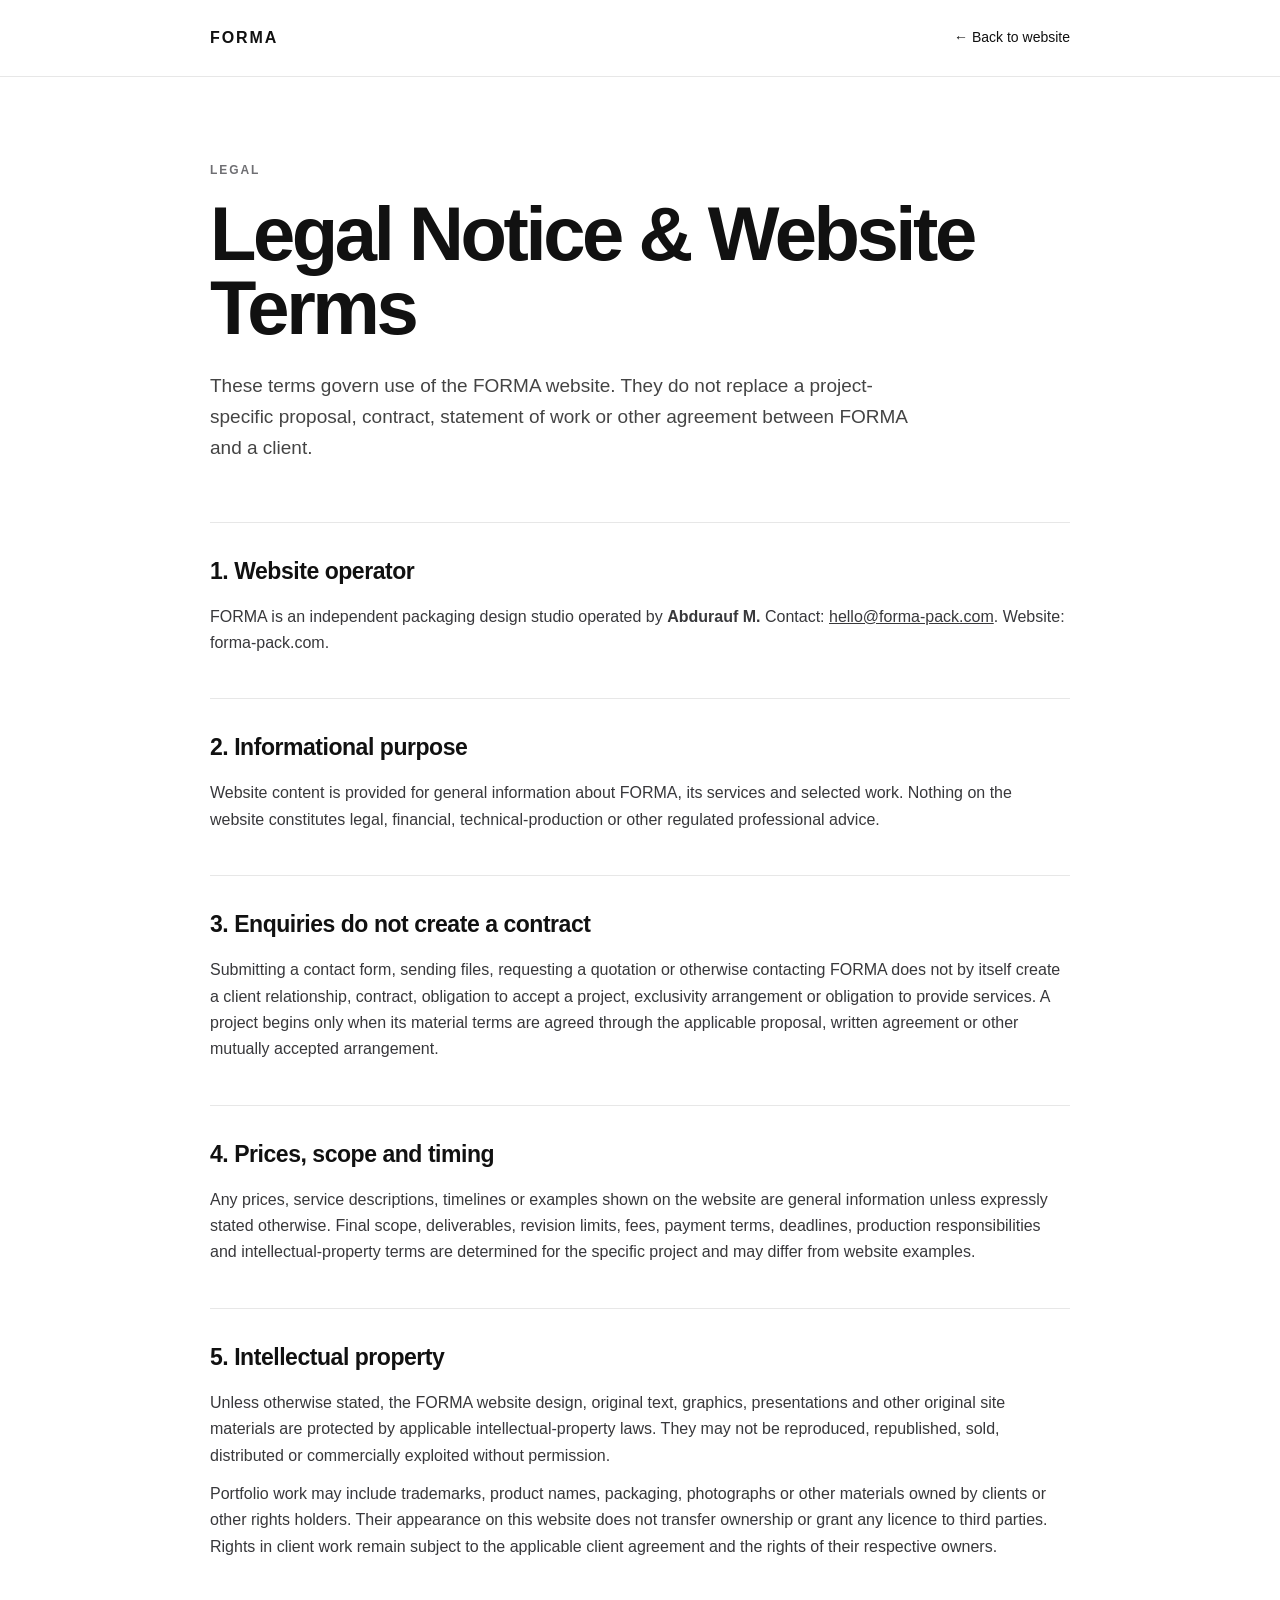
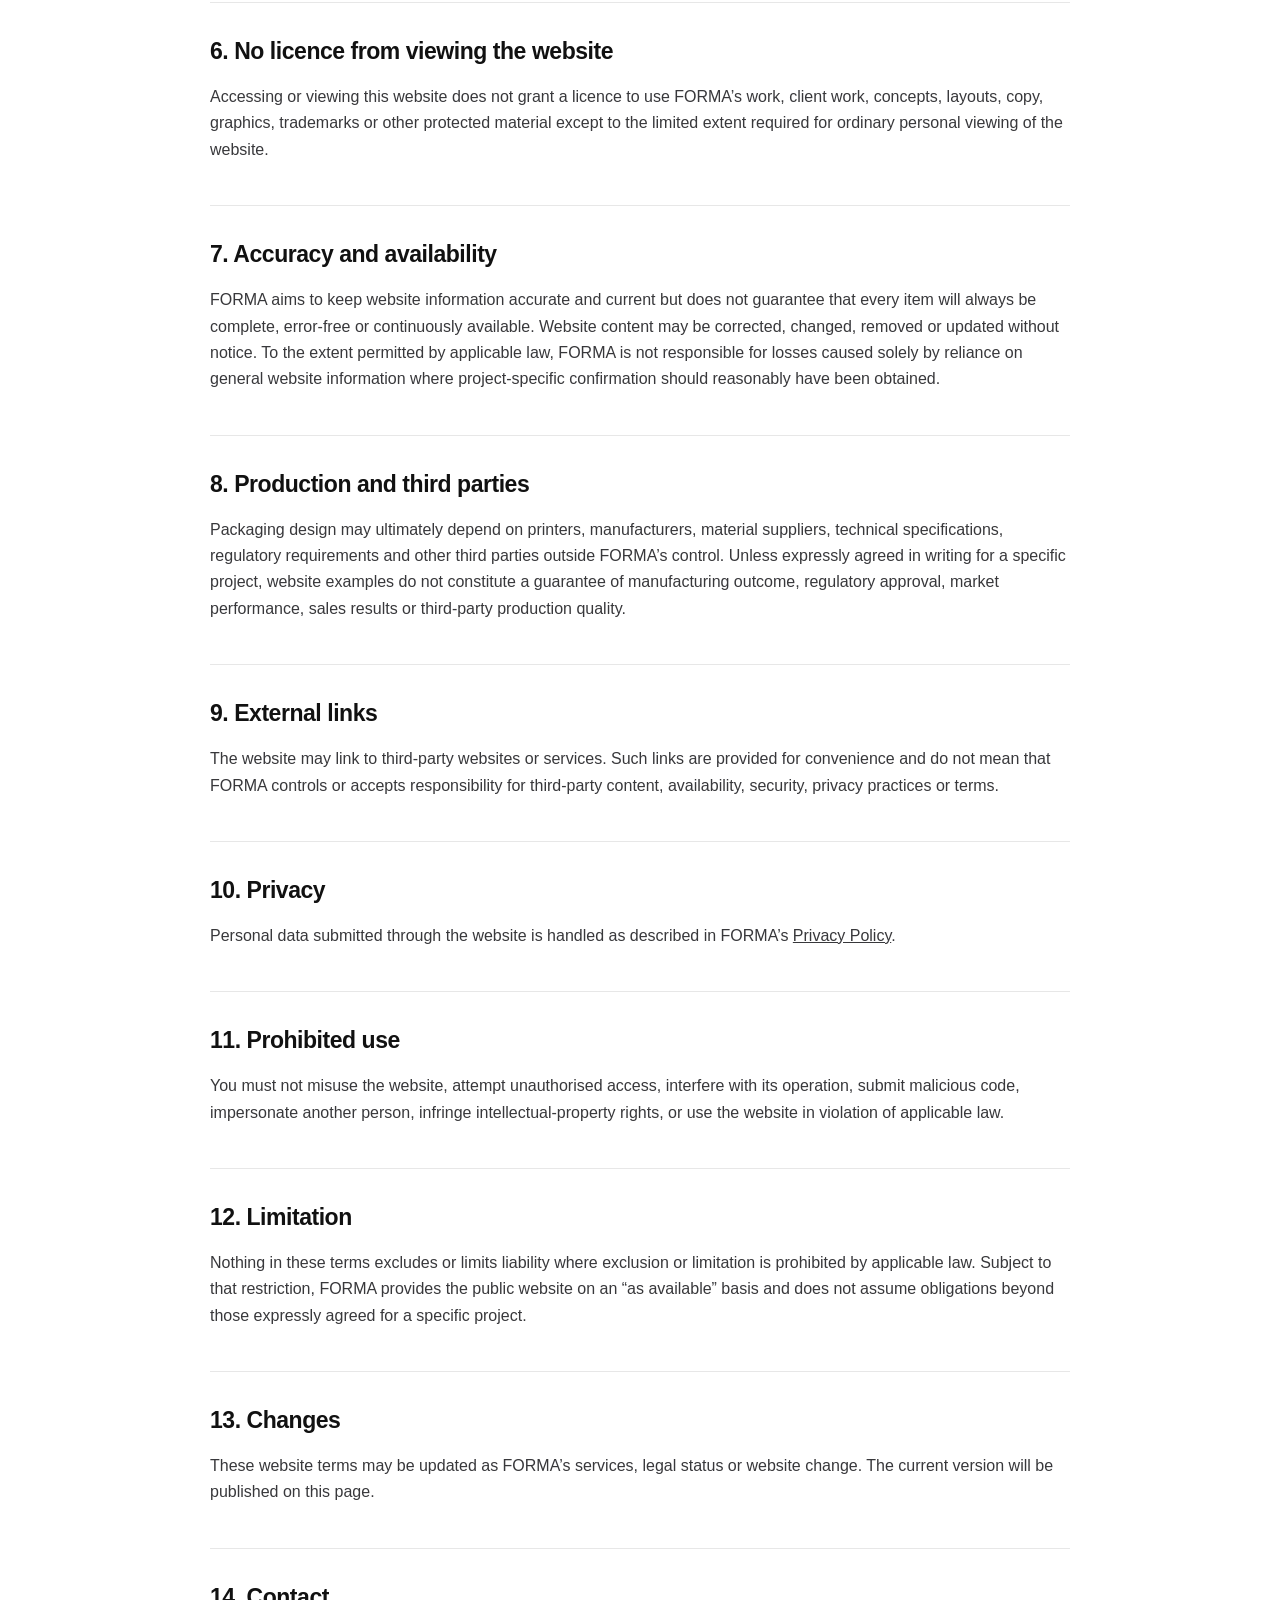
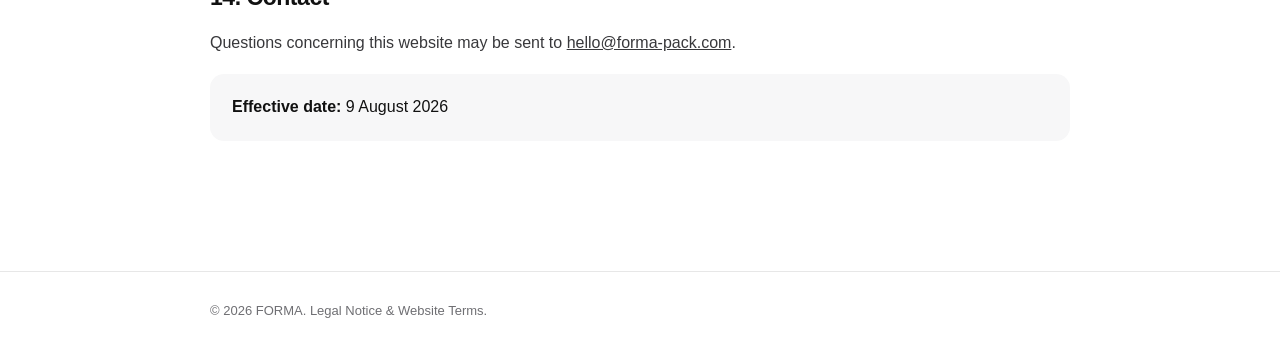
<file: legal.html>
<!doctype html>
<html lang="en"><head><meta charset="utf-8"><meta name="viewport" content="width=device-width,initial-scale=1">
<title>Legal Notice & Website Terms — FORMA</title><meta name="description" content="Legal notice and website terms for FORMA packaging design studio.">
<style>
:root{--ink:#111;--muted:#6f6f73;--line:#e7e7e7;--soft:#f7f7f8}*{box-sizing:border-box}body{margin:0;color:var(--ink);font-family:-apple-system,BlinkMacSystemFont,"Segoe UI",Roboto,Arial,sans-serif;line-height:1.65}
.wrap{width:min(860px,calc(100% - 40px));margin:auto}header{border-bottom:1px solid var(--line)}.nav{height:76px;display:flex;align-items:center;justify-content:space-between}.brand{font-weight:800;letter-spacing:.12em;text-decoration:none;color:var(--ink)}.back{font-size:14px;color:var(--ink);text-decoration:none}
main{padding:84px 0 100px}.eyebrow{font-size:12px;letter-spacing:.16em;text-transform:uppercase;color:var(--muted);font-weight:700}h1{font-size:clamp(44px,7vw,76px);line-height:.98;letter-spacing:-.045em;margin:16px 0 24px}.intro{font-size:19px;color:#444;max-width:720px;margin-bottom:58px}
section{padding:30px 0;border-top:1px solid var(--line)}h2{font-size:23px;letter-spacing:-.02em;margin:0 0 13px}p{margin:0 0 12px;color:#38383b}a{color:inherit}.note{background:var(--soft);padding:20px 22px;border-radius:14px;margin-top:18px}footer{border-top:1px solid var(--line);padding:28px 0 42px;color:var(--muted);font-size:13px}
@media(max-width:600px){main{padding:56px 0 76px}.nav{height:64px}.intro{font-size:17px;margin-bottom:42px}}</style></head>
<body><header><div class="wrap nav"><a class="brand" href="/">FORMA</a><a class="back" href="/">← Back to website</a></div></header>
<main class="wrap"><div class="eyebrow">Legal</div><h1>Legal Notice & Website Terms</h1>
<p class="intro">These terms govern use of the FORMA website. They do not replace a project-specific proposal, contract, statement of work or other agreement between FORMA and a client.</p>

<section><h2>1. Website operator</h2><p>FORMA is an independent packaging design studio operated by <strong>Abdurauf M.</strong> Contact: <a href="mailto:hello@forma-pack.com">hello@forma-pack.com</a>. Website: forma-pack.com.</p></section>
<section><h2>2. Informational purpose</h2><p>Website content is provided for general information about FORMA, its services and selected work. Nothing on the website constitutes legal, financial, technical-production or other regulated professional advice.</p></section>
<section><h2>3. Enquiries do not create a contract</h2><p>Submitting a contact form, sending files, requesting a quotation or otherwise contacting FORMA does not by itself create a client relationship, contract, obligation to accept a project, exclusivity arrangement or obligation to provide services. A project begins only when its material terms are agreed through the applicable proposal, written agreement or other mutually accepted arrangement.</p></section>
<section><h2>4. Prices, scope and timing</h2><p>Any prices, service descriptions, timelines or examples shown on the website are general information unless expressly stated otherwise. Final scope, deliverables, revision limits, fees, payment terms, deadlines, production responsibilities and intellectual-property terms are determined for the specific project and may differ from website examples.</p></section>
<section><h2>5. Intellectual property</h2><p>Unless otherwise stated, the FORMA website design, original text, graphics, presentations and other original site materials are protected by applicable intellectual-property laws. They may not be reproduced, republished, sold, distributed or commercially exploited without permission.</p><p>Portfolio work may include trademarks, product names, packaging, photographs or other materials owned by clients or other rights holders. Their appearance on this website does not transfer ownership or grant any licence to third parties. Rights in client work remain subject to the applicable client agreement and the rights of their respective owners.</p></section>
<section><h2>6. No licence from viewing the website</h2><p>Accessing or viewing this website does not grant a licence to use FORMA’s work, client work, concepts, layouts, copy, graphics, trademarks or other protected material except to the limited extent required for ordinary personal viewing of the website.</p></section>
<section><h2>7. Accuracy and availability</h2><p>FORMA aims to keep website information accurate and current but does not guarantee that every item will always be complete, error-free or continuously available. Website content may be corrected, changed, removed or updated without notice. To the extent permitted by applicable law, FORMA is not responsible for losses caused solely by reliance on general website information where project-specific confirmation should reasonably have been obtained.</p></section>
<section><h2>8. Production and third parties</h2><p>Packaging design may ultimately depend on printers, manufacturers, material suppliers, technical specifications, regulatory requirements and other third parties outside FORMA’s control. Unless expressly agreed in writing for a specific project, website examples do not constitute a guarantee of manufacturing outcome, regulatory approval, market performance, sales results or third-party production quality.</p></section>
<section><h2>9. External links</h2><p>The website may link to third-party websites or services. Such links are provided for convenience and do not mean that FORMA controls or accepts responsibility for third-party content, availability, security, privacy practices or terms.</p></section>
<section><h2>10. Privacy</h2><p>Personal data submitted through the website is handled as described in FORMA’s <a href="/privacy.html">Privacy Policy</a>.</p></section>
<section><h2>11. Prohibited use</h2><p>You must not misuse the website, attempt unauthorised access, interfere with its operation, submit malicious code, impersonate another person, infringe intellectual-property rights, or use the website in violation of applicable law.</p></section>
<section><h2>12. Limitation</h2><p>Nothing in these terms excludes or limits liability where exclusion or limitation is prohibited by applicable law. Subject to that restriction, FORMA provides the public website on an “as available” basis and does not assume obligations beyond those expressly agreed for a specific project.</p></section>
<section><h2>13. Changes</h2><p>These website terms may be updated as FORMA’s services, legal status or website change. The current version will be published on this page.</p></section>
<section><h2>14. Contact</h2><p>Questions concerning this website may be sent to <a href="mailto:hello@forma-pack.com">hello@forma-pack.com</a>.</p><div class="note"><strong>Effective date:</strong> 9 August 2026</div></section>
</main><footer><div class="wrap">© 2026 FORMA. Legal Notice & Website Terms.</div></footer></body></html>
</file>
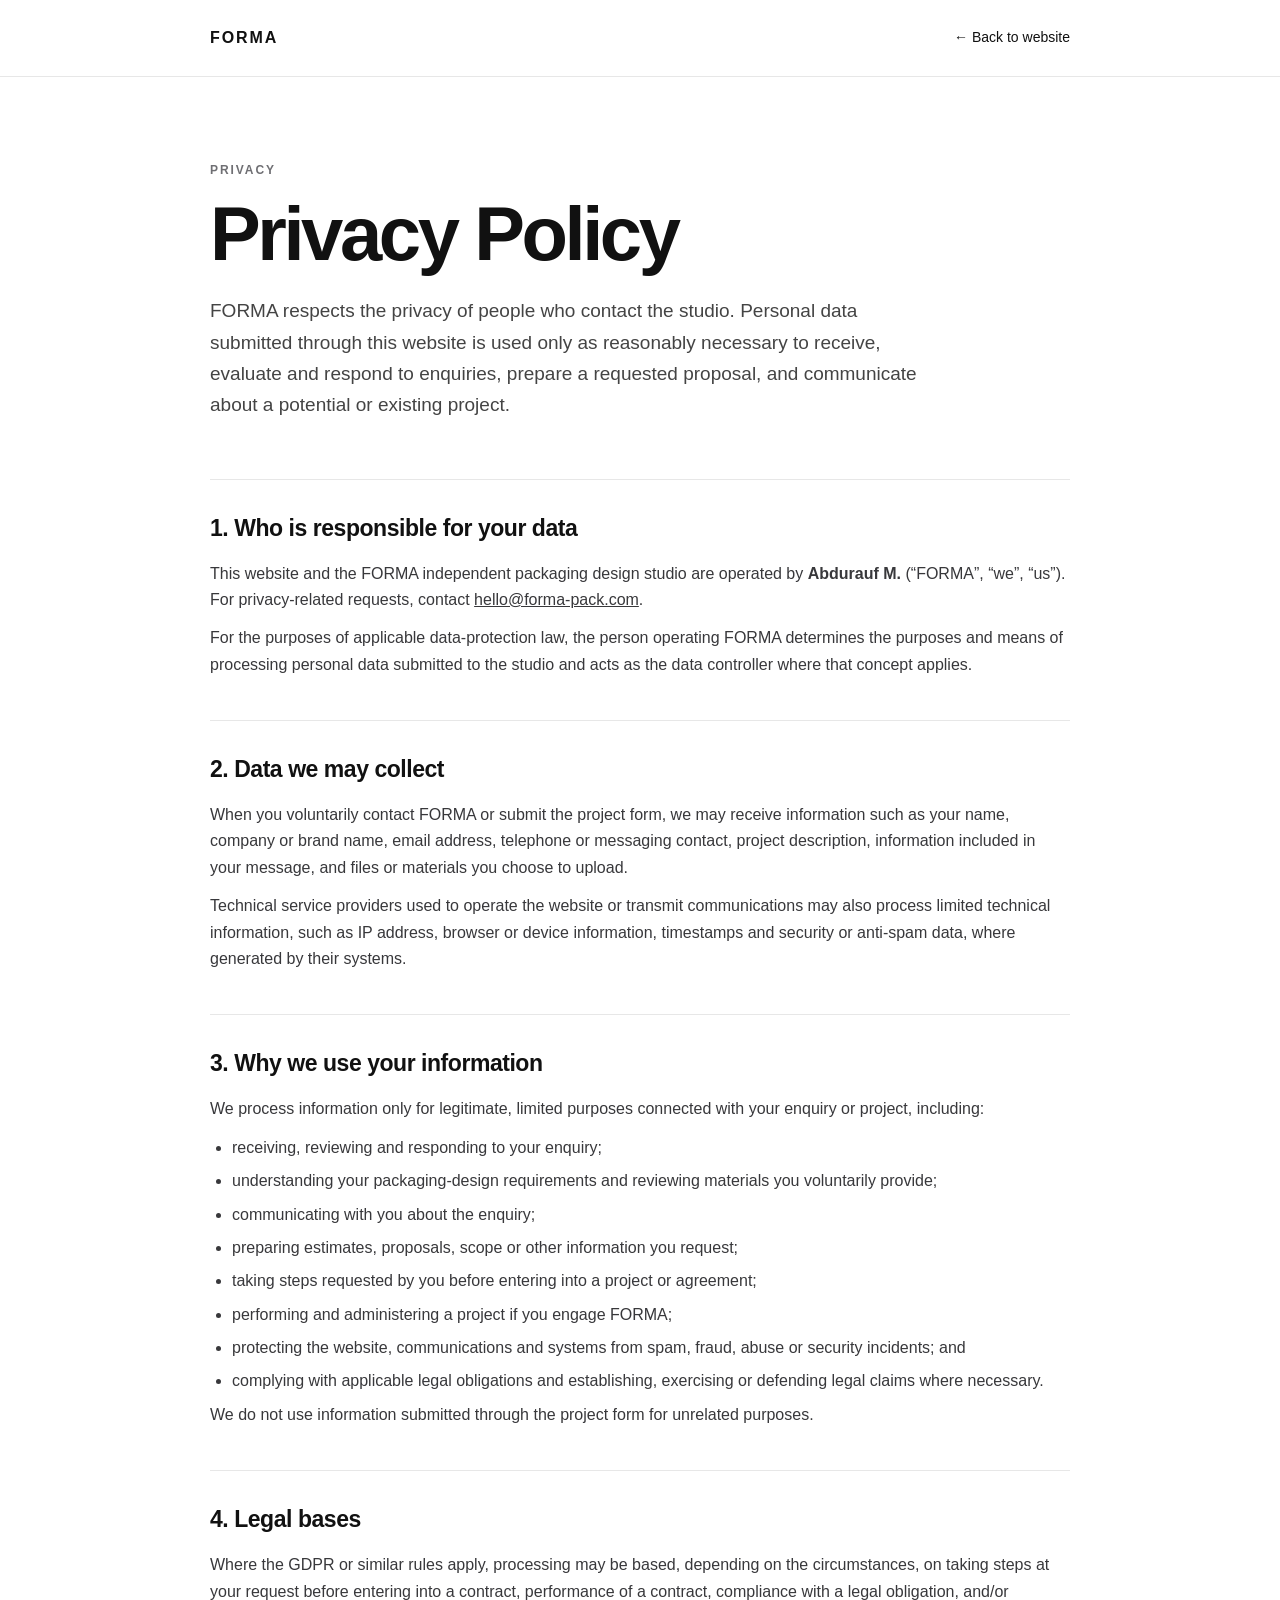
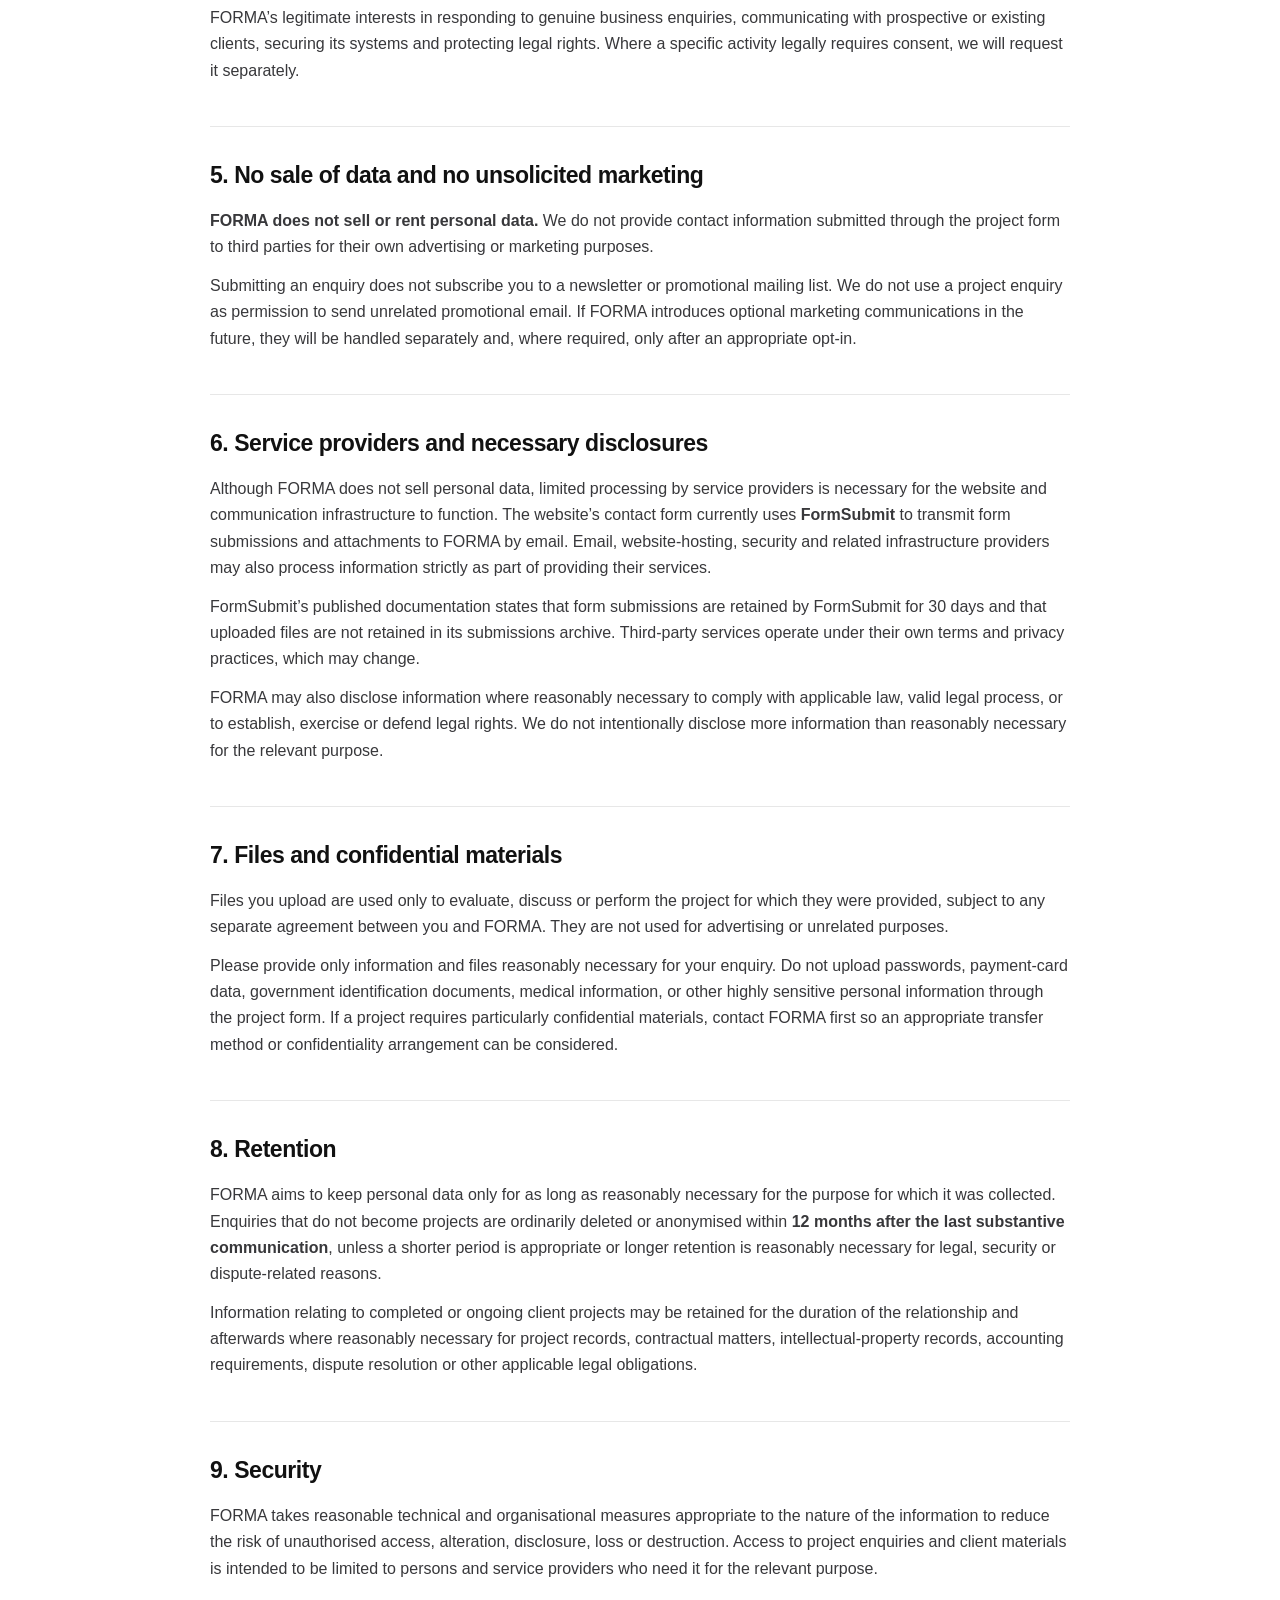
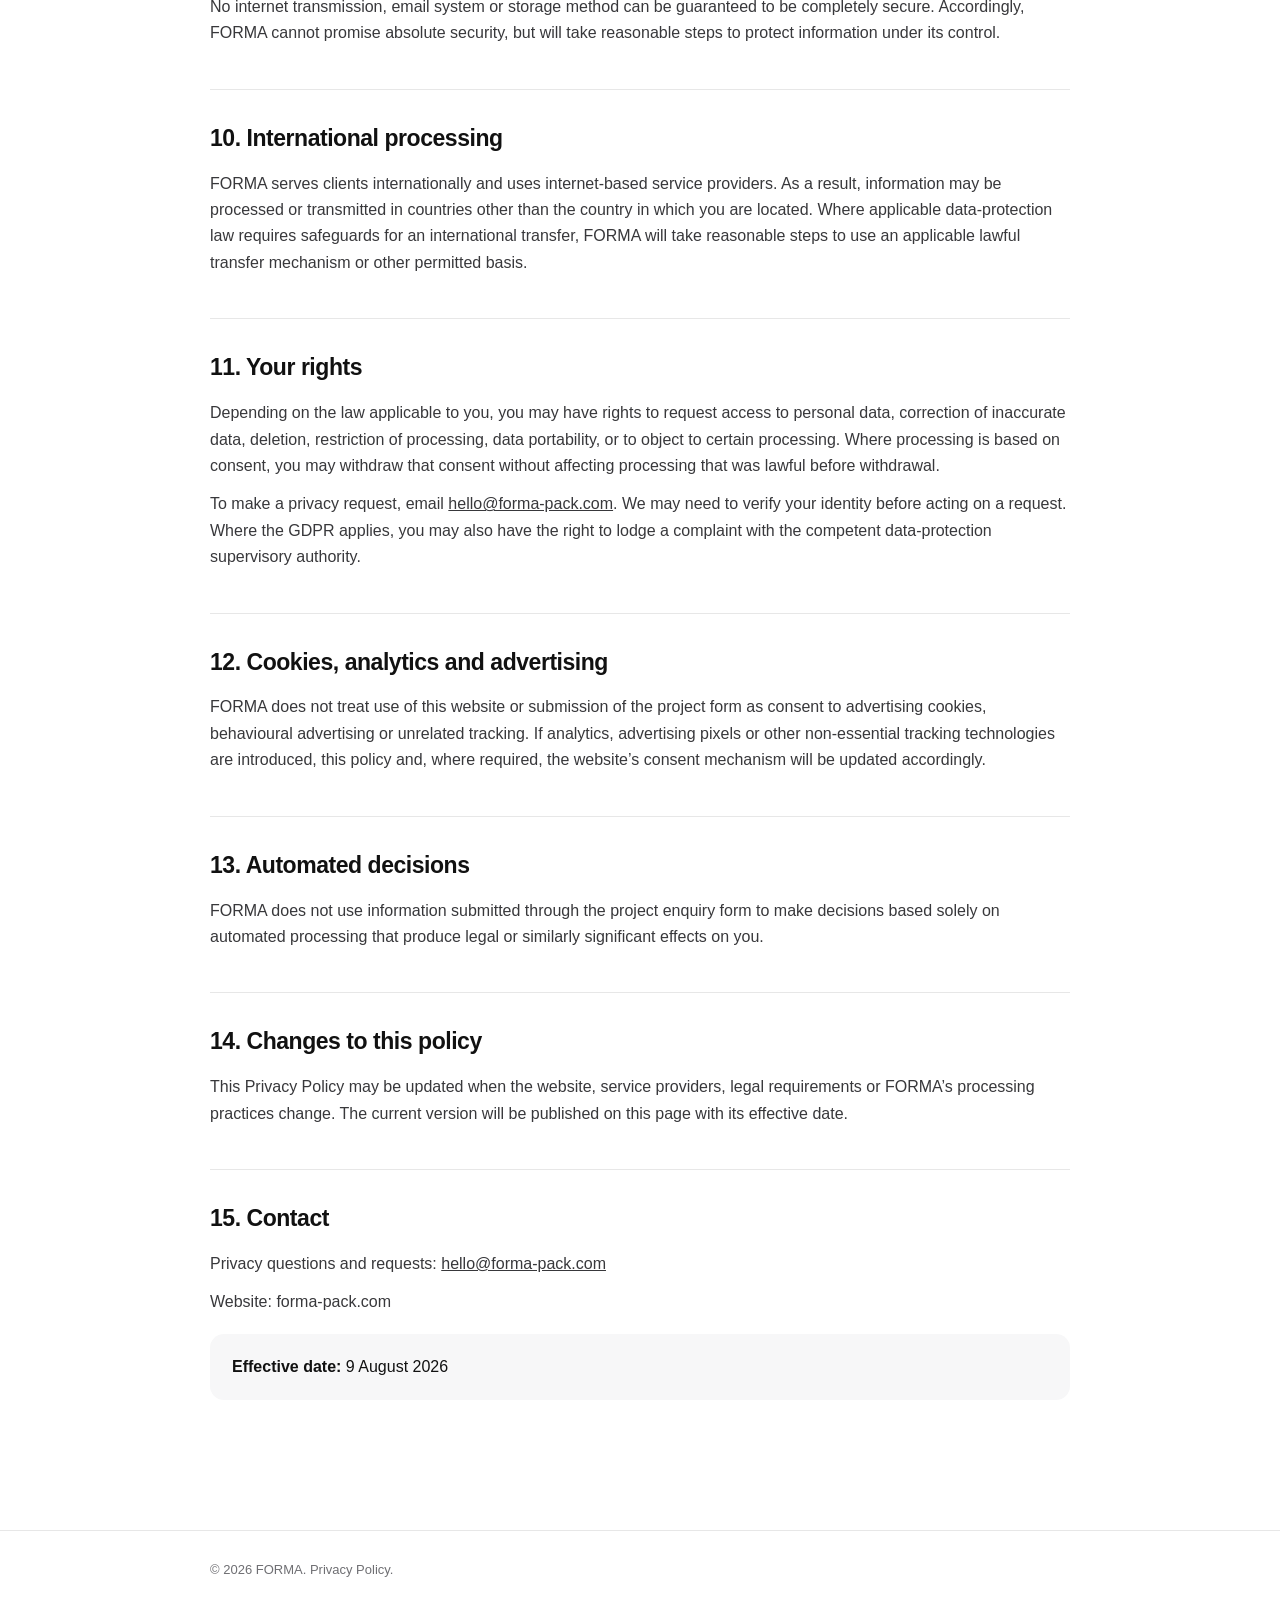
<file: privacy.html>
<!doctype html>
<html lang="en">
<head>
<meta charset="utf-8"><meta name="viewport" content="width=device-width,initial-scale=1">
<title>Privacy Policy — FORMA</title>
<meta name="description" content="Privacy Policy for FORMA packaging design studio.">
<style>
:root{--ink:#111;--muted:#6f6f73;--line:#e7e7e7;--soft:#f7f7f8}*{box-sizing:border-box}
body{margin:0;color:var(--ink);font-family:-apple-system,BlinkMacSystemFont,"Segoe UI",Roboto,Arial,sans-serif;line-height:1.65}
.wrap{width:min(860px,calc(100% - 40px));margin:auto}header{border-bottom:1px solid var(--line)}
.nav{height:76px;display:flex;align-items:center;justify-content:space-between}.brand{font-weight:800;letter-spacing:.12em;text-decoration:none;color:var(--ink)}
.back{font-size:14px;color:var(--ink);text-decoration:none}main{padding:84px 0 100px}.eyebrow{font-size:12px;letter-spacing:.16em;text-transform:uppercase;color:var(--muted);font-weight:700}
h1{font-size:clamp(44px,7vw,76px);line-height:.98;letter-spacing:-.045em;margin:16px 0 24px}.intro{font-size:19px;color:#444;max-width:720px;margin-bottom:58px}
section{padding:30px 0;border-top:1px solid var(--line)}h2{font-size:23px;letter-spacing:-.02em;margin:0 0 13px}p{margin:0 0 12px;color:#38383b}
ul{margin:10px 0 0;padding-left:22px;color:#38383b}li{margin:7px 0}a{color:inherit}.note{background:var(--soft);padding:20px 22px;border-radius:14px;margin-top:18px}
footer{border-top:1px solid var(--line);padding:28px 0 42px;color:var(--muted);font-size:13px}@media(max-width:600px){main{padding:56px 0 76px}.nav{height:64px}.intro{font-size:17px;margin-bottom:42px}}
</style></head>
<body>
<header><div class="wrap nav"><a class="brand" href="/">FORMA</a><a class="back" href="/">← Back to website</a></div></header>
<main class="wrap">
<div class="eyebrow">Privacy</div><h1>Privacy Policy</h1>
<p class="intro">FORMA respects the privacy of people who contact the studio. Personal data submitted through this website is used only as reasonably necessary to receive, evaluate and respond to enquiries, prepare a requested proposal, and communicate about a potential or existing project.</p>

<section><h2>1. Who is responsible for your data</h2>
<p>This website and the FORMA independent packaging design studio are operated by <strong>Abdurauf M.</strong> (“FORMA”, “we”, “us”). For privacy-related requests, contact <a href="mailto:hello@forma-pack.com">hello@forma-pack.com</a>.</p>
<p>For the purposes of applicable data-protection law, the person operating FORMA determines the purposes and means of processing personal data submitted to the studio and acts as the data controller where that concept applies.</p></section>

<section><h2>2. Data we may collect</h2>
<p>When you voluntarily contact FORMA or submit the project form, we may receive information such as your name, company or brand name, email address, telephone or messaging contact, project description, information included in your message, and files or materials you choose to upload.</p>
<p>Technical service providers used to operate the website or transmit communications may also process limited technical information, such as IP address, browser or device information, timestamps and security or anti-spam data, where generated by their systems.</p></section>

<section><h2>3. Why we use your information</h2>
<p>We process information only for legitimate, limited purposes connected with your enquiry or project, including:</p>
<ul><li>receiving, reviewing and responding to your enquiry;</li><li>understanding your packaging-design requirements and reviewing materials you voluntarily provide;</li>
<li>communicating with you about the enquiry;</li><li>preparing estimates, proposals, scope or other information you request;</li>
<li>taking steps requested by you before entering into a project or agreement;</li><li>performing and administering a project if you engage FORMA;</li>
<li>protecting the website, communications and systems from spam, fraud, abuse or security incidents; and</li>
<li>complying with applicable legal obligations and establishing, exercising or defending legal claims where necessary.</li></ul>
<p>We do not use information submitted through the project form for unrelated purposes.</p></section>

<section><h2>4. Legal bases</h2>
<p>Where the GDPR or similar rules apply, processing may be based, depending on the circumstances, on taking steps at your request before entering into a contract, performance of a contract, compliance with a legal obligation, and/or FORMA’s legitimate interests in responding to genuine business enquiries, communicating with prospective or existing clients, securing its systems and protecting legal rights. Where a specific activity legally requires consent, we will request it separately.</p></section>

<section><h2>5. No sale of data and no unsolicited marketing</h2>
<p><strong>FORMA does not sell or rent personal data.</strong> We do not provide contact information submitted through the project form to third parties for their own advertising or marketing purposes.</p>
<p>Submitting an enquiry does not subscribe you to a newsletter or promotional mailing list. We do not use a project enquiry as permission to send unrelated promotional email. If FORMA introduces optional marketing communications in the future, they will be handled separately and, where required, only after an appropriate opt-in.</p></section>

<section><h2>6. Service providers and necessary disclosures</h2>
<p>Although FORMA does not sell personal data, limited processing by service providers is necessary for the website and communication infrastructure to function. The website’s contact form currently uses <strong>FormSubmit</strong> to transmit form submissions and attachments to FORMA by email. Email, website-hosting, security and related infrastructure providers may also process information strictly as part of providing their services.</p>
<p>FormSubmit’s published documentation states that form submissions are retained by FormSubmit for 30 days and that uploaded files are not retained in its submissions archive. Third-party services operate under their own terms and privacy practices, which may change.</p>
<p>FORMA may also disclose information where reasonably necessary to comply with applicable law, valid legal process, or to establish, exercise or defend legal rights. We do not intentionally disclose more information than reasonably necessary for the relevant purpose.</p></section>

<section><h2>7. Files and confidential materials</h2>
<p>Files you upload are used only to evaluate, discuss or perform the project for which they were provided, subject to any separate agreement between you and FORMA. They are not used for advertising or unrelated purposes.</p>
<p>Please provide only information and files reasonably necessary for your enquiry. Do not upload passwords, payment-card data, government identification documents, medical information, or other highly sensitive personal information through the project form. If a project requires particularly confidential materials, contact FORMA first so an appropriate transfer method or confidentiality arrangement can be considered.</p></section>

<section><h2>8. Retention</h2>
<p>FORMA aims to keep personal data only for as long as reasonably necessary for the purpose for which it was collected. Enquiries that do not become projects are ordinarily deleted or anonymised within <strong>12 months after the last substantive communication</strong>, unless a shorter period is appropriate or longer retention is reasonably necessary for legal, security or dispute-related reasons.</p>
<p>Information relating to completed or ongoing client projects may be retained for the duration of the relationship and afterwards where reasonably necessary for project records, contractual matters, intellectual-property records, accounting requirements, dispute resolution or other applicable legal obligations.</p></section>

<section><h2>9. Security</h2>
<p>FORMA takes reasonable technical and organisational measures appropriate to the nature of the information to reduce the risk of unauthorised access, alteration, disclosure, loss or destruction. Access to project enquiries and client materials is intended to be limited to persons and service providers who need it for the relevant purpose.</p>
<p>No internet transmission, email system or storage method can be guaranteed to be completely secure. Accordingly, FORMA cannot promise absolute security, but will take reasonable steps to protect information under its control.</p></section>

<section><h2>10. International processing</h2>
<p>FORMA serves clients internationally and uses internet-based service providers. As a result, information may be processed or transmitted in countries other than the country in which you are located. Where applicable data-protection law requires safeguards for an international transfer, FORMA will take reasonable steps to use an applicable lawful transfer mechanism or other permitted basis.</p></section>

<section><h2>11. Your rights</h2>
<p>Depending on the law applicable to you, you may have rights to request access to personal data, correction of inaccurate data, deletion, restriction of processing, data portability, or to object to certain processing. Where processing is based on consent, you may withdraw that consent without affecting processing that was lawful before withdrawal.</p>
<p>To make a privacy request, email <a href="mailto:hello@forma-pack.com">hello@forma-pack.com</a>. We may need to verify your identity before acting on a request. Where the GDPR applies, you may also have the right to lodge a complaint with the competent data-protection supervisory authority.</p></section>

<section><h2>12. Cookies, analytics and advertising</h2>
<p>FORMA does not treat use of this website or submission of the project form as consent to advertising cookies, behavioural advertising or unrelated tracking. If analytics, advertising pixels or other non-essential tracking technologies are introduced, this policy and, where required, the website’s consent mechanism will be updated accordingly.</p></section>

<section><h2>13. Automated decisions</h2><p>FORMA does not use information submitted through the project enquiry form to make decisions based solely on automated processing that produce legal or similarly significant effects on you.</p></section>

<section><h2>14. Changes to this policy</h2><p>This Privacy Policy may be updated when the website, service providers, legal requirements or FORMA’s processing practices change. The current version will be published on this page with its effective date.</p></section>

<section><h2>15. Contact</h2><p>Privacy questions and requests: <a href="mailto:hello@forma-pack.com">hello@forma-pack.com</a></p><p>Website: forma-pack.com</p><div class="note"><strong>Effective date:</strong> 9 August 2026</div></section>
</main><footer><div class="wrap">© 2026 FORMA. Privacy Policy.</div></footer></body></html>
</file>
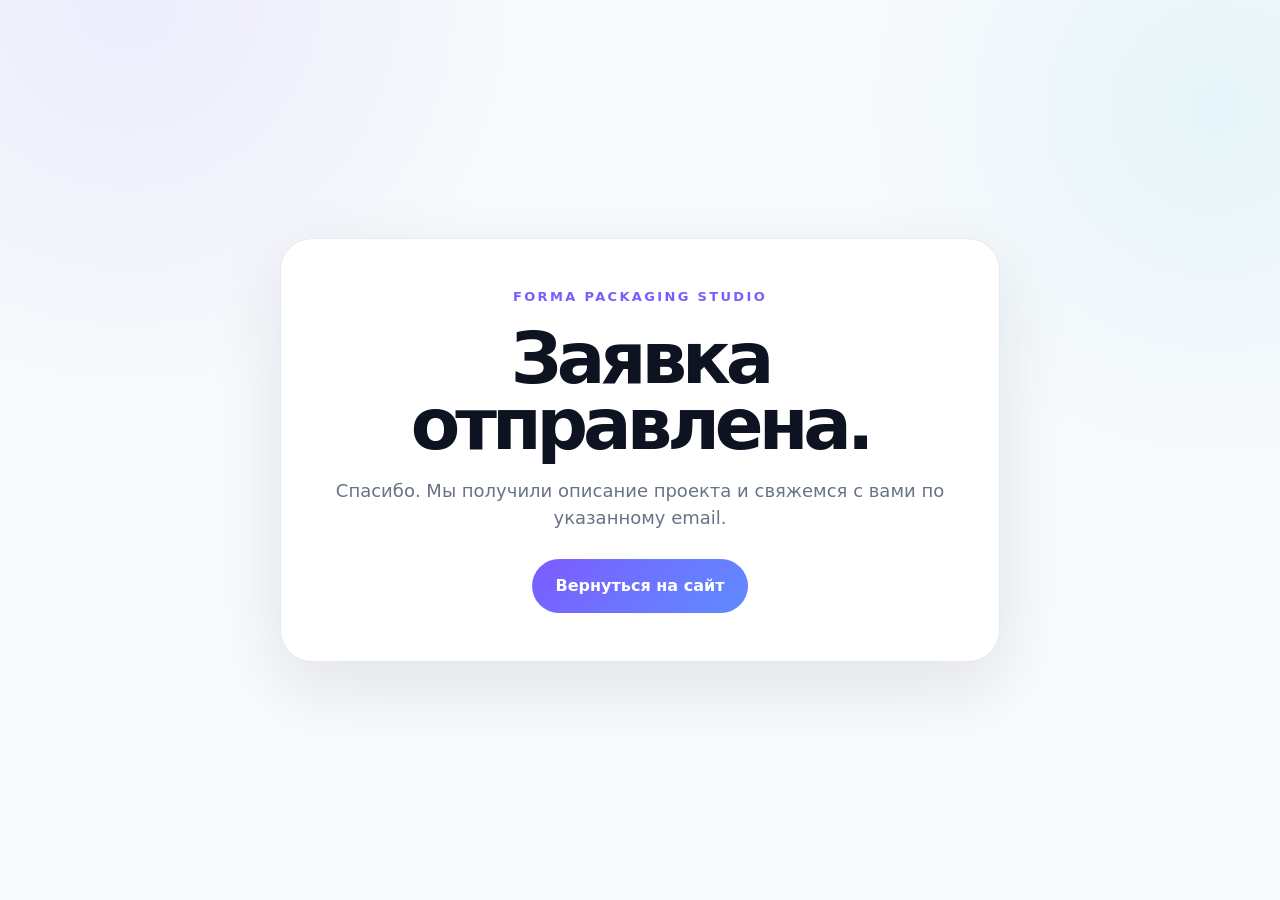
<file: success.html>
<!DOCTYPE html>
<html lang="ru">
<head>
  <meta charset="UTF-8" />
  <meta name="viewport" content="width=device-width, initial-scale=1.0" />
  <title>Заявка отправлена — FORMA</title>
  <link rel="stylesheet" href="assets/css/style.css" />
  <style>
    body{min-height:100vh;display:grid;place-items:center;padding:20px}
    .success-card{max-width:720px;background:#fff;border:1px solid var(--line);border-radius:32px;padding:48px;box-shadow:var(--shadow);text-align:center}
    .success-card h1{font-size:clamp(42px,7vw,72px);margin-bottom:20px}
    .success-card p{font-size:18px;color:var(--muted);margin-bottom:28px}
  </style>
</head>
<body>
  <main class="success-card">
    <div class="eyebrow">FORMA Packaging Studio</div>
    <h1>Заявка отправлена.</h1>
    <p>Спасибо. Мы получили описание проекта и свяжемся с вами по указанному email.</p>
    <a class="btn btn-primary" href="/">Вернуться на сайт</a>
  </main>
</body>
</html>
</file>
<file: assets/css/style.css>
:root{
      --bg:#f8fafc;
      --paper:#ffffff;
      --ink:#0d1321;
      --muted:#697386;
      --line:#e5e9f0;
      --violet:#7c5cff;
      --violet-2:#a78bfa;
      --cyan:#49c6e5;
      --mint:#91f2d0;
      --peach:#ffb38a;
      --pink:#ff8fd8;
      --radius:28px;
      --shadow:0 24px 70px rgba(22,34,61,.10);
    }

    *{box-sizing:border-box}
    html{scroll-behavior:smooth}
    body{
      margin:0;
      font-family:Inter, ui-sans-serif, system-ui, -apple-system, BlinkMacSystemFont, "Segoe UI", sans-serif;
      background:
        radial-gradient(circle at 10% 0%, rgba(124,92,255,.09), transparent 28%),
        radial-gradient(circle at 95% 12%, rgba(73,198,229,.10), transparent 25%),
        var(--bg);
      color:var(--ink);
      line-height:1.5;
      overflow-x:hidden;
    }

    a{color:inherit;text-decoration:none}
    img{max-width:100%;display:block}
    button,input,textarea{font:inherit}
    .wrap{width:min(1180px, calc(100% - 32px));margin:auto}
    .eyebrow{
      font-size:13px;
      text-transform:uppercase;
      letter-spacing:.18em;
      font-weight:900;
      color:var(--violet);
    }

    header{
      position:sticky;
      top:0;
      z-index:100;
      background:rgba(248,250,252,.78);
      backdrop-filter:blur(20px);
      border-bottom:1px solid rgba(13,19,33,.06);
    }

    .nav{
      min-height:76px;
      display:flex;
      align-items:center;
      justify-content:space-between;
      gap:24px;
    }

    .logo{
      display:flex;
      align-items:center;
      gap:10px;
      font-weight:950;
      font-size:22px;
      letter-spacing:-.05em;
    }

    .logo-dot{
      width:14px;
      height:14px;
      border-radius:50%;
      background:linear-gradient(135deg,var(--violet),var(--cyan));
      box-shadow:0 0 0 7px rgba(124,92,255,.10);
    }

    .nav-links{
      display:flex;
      align-items:center;
      gap:28px;
      font-size:14px;
      font-weight:750;
    }

    .nav-cta{
      padding:12px 18px;
      border-radius:999px;
      background:var(--ink);
      color:#fff;
    }

    .hero{
      padding:82px 0 44px;
      position:relative;
    }

    .hero-grid{
      display:grid;
      grid-template-columns:1.05fr .95fr;
      gap:54px;
      align-items:center;
    }

    h1{
      font-size:clamp(48px,7vw,92px);
      line-height:.92;
      letter-spacing:-.07em;
      margin:18px 0 24px;
      max-width:760px;
    }

    .gradient-text{
      background:linear-gradient(90deg,var(--violet),var(--cyan),var(--pink));
      -webkit-background-clip:text;
      background-clip:text;
      color:transparent;
      background-size:200% auto;
      animation:gradientMove 7s linear infinite;
    }

    .hero-copy{
      font-size:20px;
      color:var(--muted);
      max-width:690px;
    }

    .hero-actions{
      margin-top:30px;
      display:flex;
      flex-wrap:wrap;
      gap:14px;
    }

    .btn{
      min-height:54px;
      padding:0 23px;
      border-radius:999px;
      display:inline-flex;
      align-items:center;
      justify-content:center;
      font-weight:850;
      border:1px solid var(--ink);
      transition:.25s ease;
    }

    .btn:hover{transform:translateY(-3px);box-shadow:0 12px 28px rgba(13,19,33,.12)}
    .btn-primary{
      background:linear-gradient(135deg,var(--violet),#5f8cff);
      color:#fff;
      border-color:transparent;
    }

    .btn-secondary{background:rgba(255,255,255,.75)}
    .hero-note{
      margin-top:20px;
      color:var(--muted);
      font-size:14px;
    }

    .hero-visual{
      position:relative;
      min-height:610px;
      border-radius:38px;
      background:
        radial-gradient(circle at 20% 15%, rgba(255,255,255,.88), transparent 22%),
        linear-gradient(145deg,#f1edff 0%,#e8f8ff 48%,#fff1f8 100%);
      border:1px solid rgba(124,92,255,.12);
      box-shadow:var(--shadow);
      overflow:hidden;
    }

    .orb{
      position:absolute;
      border-radius:50%;
      filter:blur(2px);
      opacity:.8;
      animation:float 6s ease-in-out infinite;
    }

    .orb.a{width:180px;height:180px;background:rgba(124,92,255,.20);top:-30px;right:40px}
    .orb.b{width:140px;height:140px;background:rgba(73,198,229,.22);bottom:40px;left:-25px;animation-delay:-2s}
    .orb.c{width:95px;height:95px;background:rgba(255,143,216,.20);right:45px;bottom:70px;animation-delay:-4s}

    .ai-card{
      position:absolute;
      left:50%;
      top:50%;
      width:390px;
      height:470px;
      transform:translate(-50%,-50%);
      background:rgba(255,255,255,.72);
      backdrop-filter:blur(20px);
      border:1px solid rgba(255,255,255,.9);
      border-radius:32px;
      box-shadow:0 28px 70px rgba(64,77,108,.18);
      padding:26px;
      animation:cardFloat 7s ease-in-out infinite;
    }

    .ai-bar{
      display:flex;
      justify-content:space-between;
      align-items:center;
      margin-bottom:24px;
      font-size:13px;
      font-weight:800;
      color:var(--muted);
    }

    .ai-pill{
      padding:8px 12px;
      border-radius:999px;
      background:#eef0ff;
      color:var(--violet);
    }

    .mock-scene{
      height:300px;
      border-radius:24px;
      background:linear-gradient(150deg,#252a49,#5f4ab8 58%,#ff8fd8);
      position:relative;
      overflow:hidden;
    }

    .pack{
      position:absolute;
      width:165px;
      height:240px;
      border-radius:17px;
      padding:20px;
      display:flex;
      flex-direction:column;
      justify-content:space-between;
      box-shadow:0 22px 48px rgba(0,0,0,.22);
      font-weight:900;
    }

    .pack.one{
      left:45px;top:30px;transform:rotate(-9deg);
      background:linear-gradient(160deg,#fff3cb,#ffba55);
      color:#4a2e18;
    }

    .pack.two{
      right:38px;top:48px;transform:rotate(8deg);
      background:linear-gradient(160deg,#dff9f0,#66ddb7);
      color:#173f32;
    }

    .pack-title{font-size:24px;letter-spacing:-.06em}
    .pack-circle{
      width:70px;height:70px;border-radius:50%;
      display:grid;place-items:center;
      background:rgba(255,255,255,.45);
      margin-left:auto;
      font-size:18px;
    }

    .ai-footer{
      margin-top:18px;
      display:flex;
      justify-content:space-between;
      gap:16px;
      align-items:center;
    }

    .ai-footer strong{font-size:18px}
    .ai-footer span{color:var(--muted);font-size:13px}

    .trust{
      padding:28px 0 0;
    }

    .trust-grid{
      display:grid;
      grid-template-columns:repeat(4,1fr);
      gap:14px;
    }

    .trust-item{
      background:rgba(255,255,255,.75);
      border:1px solid var(--line);
      border-radius:22px;
      padding:23px;
    }

    .trust-item strong{
      display:block;
      font-size:30px;
      letter-spacing:-.05em;
      margin-bottom:5px;
    }

    .trust-item span{color:var(--muted);font-size:14px}

    section{padding:92px 0}
    .section-head{
      display:flex;
      justify-content:space-between;
      align-items:end;
      gap:34px;
      margin-bottom:36px;
    }

    h2{
      font-size:clamp(38px,5vw,66px);
      line-height:.98;
      letter-spacing:-.06em;
      margin:10px 0 0;
      max-width:820px;
    }

    .section-intro{
      max-width:490px;
      color:var(--muted);
      font-size:17px;
    }

    .service-grid{
      display:grid;
      grid-template-columns:1.1fr .9fr;
      gap:22px;
    }

    .main-service,.express-service{
      border-radius:32px;
      padding:34px;
      min-height:430px;
      position:relative;
      overflow:hidden;
      border:1px solid var(--line);
    }

    .main-service{
      background:var(--paper);
    }

    .express-service{
      background:linear-gradient(145deg,#f4f0ff 0%,#ebfbff 55%,#fff4f8 100%);
      border-color:rgba(124,92,255,.16);
    }

    .service-label{
      display:inline-flex;
      align-items:center;
      gap:9px;
      border-radius:999px;
      padding:9px 13px;
      background:#f4f6fa;
      font-size:12px;
      font-weight:900;
      text-transform:uppercase;
      letter-spacing:.08em;
    }

    .express-service .service-label{
      background:#fff;
      color:var(--violet);
      box-shadow:0 10px 24px rgba(84,74,156,.08);
    }

    .main-service h3,.express-service h3{
      font-size:42px;
      line-height:1;
      letter-spacing:-.055em;
      margin:52px 0 16px;
      max-width:540px;
    }

    .main-service p,.express-service p{
      color:var(--muted);
      font-size:17px;
      max-width:560px;
    }

    .service-list{
      display:grid;
      grid-template-columns:repeat(2,1fr);
      gap:10px 18px;
      margin-top:28px;
    }

    .service-list div{
      padding:12px 0;
      border-bottom:1px solid var(--line);
      font-weight:750;
    }

    .price{
      position:absolute;
      right:28px;
      top:28px;
      font-size:13px;
      font-weight:900;
      color:var(--muted);
    }

    .price strong{
      display:block;
      color:var(--ink);
      font-size:26px;
      letter-spacing:-.04em;
    }

    .comparison{
      display:grid;
      grid-template-columns:1fr 84px 1fr;
      align-items:stretch;
      gap:18px;
    }

    .compare-card{
      background:var(--paper);
      border:1px solid var(--line);
      border-radius:28px;
      padding:28px;
      min-height:380px;
    }

    .compare-card.after{
      box-shadow:var(--shadow);
      border-color:rgba(124,92,255,.18);
    }

    .compare-title{
      display:flex;
      justify-content:space-between;
      gap:12px;
      align-items:center;
      margin-bottom:24px;
    }

    .compare-title h3{margin:0;font-size:28px;letter-spacing:-.04em}
    .badge{
      font-size:12px;
      font-weight:900;
      padding:8px 11px;
      border-radius:999px;
      background:#f2f4f8;
      color:var(--muted);
    }

    .after .badge{background:#efeaff;color:var(--violet)}

    .compare-visual{
      height:230px;
      border-radius:22px;
      display:grid;
      place-items:center;
      overflow:hidden;
      position:relative;
    }

    .before .compare-visual{
      background:linear-gradient(145deg,#453b70,#c768b7);
    }

    .after .compare-visual{
      background:linear-gradient(145deg,#edf4ff,#e8fff8);
    }

    .rough-pack,.clean-pack{
      width:150px;
      height:200px;
      border-radius:15px;
      padding:18px;
      display:flex;
      flex-direction:column;
      justify-content:space-between;
      box-shadow:0 22px 40px rgba(0,0,0,.18);
    }

    .rough-pack{
      background:linear-gradient(160deg,#f7c15f,#f2787f);
      transform:rotate(-8deg);
      color:#3d241d;
      filter:saturate(1.2);
    }

    .clean-pack{
      background:#ffffff;
      color:#16304a;
      border:1px solid #cdd7e8;
    }

    .rough-pack .scribble{
      font-size:24px;
      font-weight:900;
      letter-spacing:-.08em;
      transform:skew(-8deg);
    }

    .clean-pack .scribble{
      font-size:24px;
      font-weight:900;
      letter-spacing:-.05em;
    }

    .arrow{
      display:grid;
      place-items:center;
      font-size:34px;
      color:var(--violet);
      font-weight:900;
    }

    .works{
      display:grid;
      grid-template-columns:repeat(12,1fr);
      gap:22px;
    }

    .work{
      background:var(--paper);
      border:1px solid var(--line);
      border-radius:28px;
      overflow:hidden;
    }

    .work.large{grid-column:span 7}
    .work.small{grid-column:span 5}

    .work-image{
      min-height:360px;
      position:relative;
      overflow:hidden;
    }

    .w1{background:linear-gradient(145deg,#31221b,#b9774e)}
    .w2{background:linear-gradient(145deg,#dff6ed,#69b68f)}
    .w3{background:linear-gradient(145deg,#dce7ff,#7597d8)}
    .w4{background:linear-gradient(145deg,#ffe9ef,#d9829d)}

    .work-pack{
      position:absolute;
      left:50%;top:50%;
      transform:translate(-50%,-50%) rotate(-6deg);
      width:190px;height:270px;
      border-radius:17px;
      background:#fff;
      padding:23px;
      display:flex;
      flex-direction:column;
      justify-content:space-between;
      box-shadow:0 25px 60px rgba(0,0,0,.24);
    }

    .work-pack.alt{transform:translate(-50%,-50%) rotate(8deg)}
    .work-pack strong{font-size:28px;letter-spacing:-.06em}
    .work-pack span{font-size:12px;text-transform:uppercase;letter-spacing:.08em;font-weight:800}

    .work-info{
      padding:23px 25px 26px;
      display:flex;
      justify-content:space-between;
      gap:20px;
    }

    .work-info h3{margin:0 0 5px;font-size:24px;letter-spacing:-.04em}
    .work-info p{margin:0;color:var(--muted)}
    .work-tag{font-size:12px;font-weight:900;color:var(--violet);text-transform:uppercase;letter-spacing:.08em}

    .process{
      display:grid;
      grid-template-columns:repeat(4,1fr);
      gap:18px;
      counter-reset:step;
    }

    .step{
      background:var(--paper);
      border:1px solid var(--line);
      border-radius:24px;
      padding:25px;
      min-height:250px;
      transition:.25s ease;
    }

    .step:hover{transform:translateY(-5px);box-shadow:var(--shadow)}
    .step::before{
      counter-increment:step;
      content:"0" counter(step);
      display:block;
      font-size:13px;
      font-weight:900;
      color:var(--violet);
      margin-bottom:48px;
    }

    .step h3{font-size:24px;letter-spacing:-.04em;margin:0 0 10px}
    .step p{margin:0;color:var(--muted)}

    .about{
      background:
        radial-gradient(circle at 20% 20%,rgba(255,255,255,.22),transparent 25%),
        linear-gradient(135deg,#6a5cff,#4f89ff 55%,#54d4d3);
      color:#fff;
      border-radius:38px;
      padding:58px;
      display:grid;
      grid-template-columns:.9fr 1.1fr;
      gap:56px;
    }

    .about h2{color:#fff}
    .about p{color:rgba(255,255,255,.82);font-size:18px}
    .about-list{display:grid;gap:12px;margin-top:24px}
    .about-item{
      border:1px solid rgba(255,255,255,.23);
      background:rgba(255,255,255,.09);
      border-radius:18px;
      padding:17px 19px;
      font-weight:760;
      backdrop-filter:blur(10px);
    }

    .cta{
      display:grid;
      grid-template-columns:1.05fr .95fr;
      gap:34px;
      align-items:center;
      background:var(--paper);
      border:1px solid var(--line);
      border-radius:34px;
      padding:50px;
      box-shadow:var(--shadow);
    }

    .cta p{color:var(--muted);font-size:17px;max-width:620px}
    form{
      display:grid;
      gap:12px;
      background:#f8faff;
      border-radius:24px;
      padding:22px;
    }

    input,textarea{
      width:100%;
      border:1px solid var(--line);
      border-radius:14px;
      padding:15px 16px;
      background:#fff;
      outline:none;
    }

    input:focus,textarea:focus{border-color:var(--violet);box-shadow:0 0 0 4px rgba(124,92,255,.09)}
    textarea{min-height:110px;resize:vertical}
    form button{
      border:0;
      border-radius:14px;
      min-height:52px;
      font-weight:900;
      color:#fff;
      background:linear-gradient(135deg,var(--violet),#5f8cff);
      cursor:pointer;
    }

    footer{
      padding:40px 0 48px;
      color:var(--muted);
      font-size:14px;
    }

    .footer-grid{
      display:flex;
      justify-content:space-between;
      gap:22px;
      flex-wrap:wrap;
    }

    .reveal{
      opacity:0;
      transform:translateY(24px);
      transition:opacity .7s ease, transform .7s ease;
    }

    .reveal.visible{
      opacity:1;
      transform:none;
    }

    @keyframes float{
      0%,100%{transform:translateY(0)}
      50%{transform:translateY(-16px)}
    }

    @keyframes cardFloat{
      0%,100%{transform:translate(-50%,-50%) rotate(0)}
      50%{transform:translate(-50%,-53%) rotate(.6deg)}
    }

    @keyframes gradientMove{
      to{background-position:200% center}
    }

    @media(max-width:920px){
      .hero-grid,.service-grid,.about,.cta{grid-template-columns:1fr}
      .trust-grid,.process{grid-template-columns:repeat(2,1fr)}
      .comparison{grid-template-columns:1fr}
      .arrow{transform:rotate(90deg)}
      .work.large,.work.small{grid-column:span 12}
      .hero-visual{min-height:560px}
      .nav-links a:not(.nav-cta){display:none}
    }

    @media(max-width:640px){
      .wrap{width:min(100% - 20px,1180px)}
      .hero{padding-top:46px}
      .hero-copy{font-size:17px}
      .hero-visual{min-height:470px}
      .ai-card{width:calc(100% - 34px);height:405px;padding:18px}
      .mock-scene{height:245px}
      .pack{width:125px;height:185px;padding:15px}
      .pack.one{left:24px;top:32px}
      .pack.two{right:22px;top:48px}
      .pack-title{font-size:19px}
      .pack-circle{width:52px;height:52px;font-size:14px}
      .trust-grid,.process,.service-list{grid-template-columns:1fr}
      section{padding:64px 0}
      .section-head{display:block}
      .section-intro{margin-top:16px}
      .main-service,.express-service{padding:24px;min-height:auto}
      .main-service h3,.express-service h3{font-size:34px;margin-top:42px}
      .price{position:static;margin-top:18px}
      .about,.cta{padding:30px 22px;border-radius:26px}
      .work-image{min-height:310px}
      h1{font-size:53px}
    }


/* Image placeholders for portfolio replacement */
.image-placeholder{
  background:
    linear-gradient(145deg, rgba(255,255,255,.04), rgba(255,255,255,.01)),
    #ffffff !important;
  border:1px solid rgba(255,255,255,.08);
  display:grid;
  place-items:center;
  overflow:hidden;
  position:relative;
}

.placeholder-inner{
  position:relative;
  z-index:1;
  text-align:center;
  padding:24px;
  max-width:340px;
  color:#fff;
}

.placeholder-inner strong{
  display:block;
  font-size:22px;
  line-height:1.15;
  letter-spacing:-.035em;
  margin-top:10px;
}

.placeholder-inner small{
  display:block;
  color:rgba(255,255,255,.54);
  margin-top:10px;
}

.placeholder-label{
  font-size:11px;
  text-transform:uppercase;
  letter-spacing:.14em;
  font-weight:900;
  color:#9cc7ff;
}

.hero-placeholder{
  min-height:610px;
}

.compare-visual.image-placeholder{
  background:#151922 !important;
}

.work-image.image-placeholder{
  min-height:360px;
}


/* Services overview */
.overview-grid{
  display:grid;
  grid-template-columns:1fr 1fr;
  gap:22px;
}

.overview-card{
  background:var(--paper);
  border:1px solid var(--line);
  border-radius:30px;
  padding:34px;
  box-shadow:0 18px 50px rgba(22,34,61,.06);
}

.overview-ai{
  background:linear-gradient(145deg,#f4f0ff 0%,#ecfbff 55%,#fff4f8 100%);
  border-color:rgba(124,92,255,.16);
}

.overview-card h3{
  font-size:38px;
  line-height:1;
  letter-spacing:-.05em;
  margin:34px 0 16px;
}

.overview-card p{
  color:var(--muted);
  font-size:17px;
}

.overview-list{
  margin:24px 0 28px;
  padding:0;
  list-style:none;
  display:grid;
  gap:11px;
}

.overview-list li{
  padding-bottom:11px;
  border-bottom:1px solid var(--line);
  font-weight:750;
}

.text-link{
  font-weight:900;
  color:var(--violet);
}

/* Messenger buttons in header */
.messenger-link{
  padding:10px 14px;
  border-radius:999px;
  font-size:13px;
  font-weight:900;
  border:1px solid var(--line);
  background:rgba(255,255,255,.78);
}

.whatsapp-link{color:#128c4a}
.telegram-link{color:#168acd}

/* Contact section */
.contact-grid{
  display:grid;
  gap:22px;
}

.contact-options{
  display:grid;
  grid-template-columns:repeat(3,1fr);
  gap:16px;
}

.contact-card{
  background:var(--paper);
  border:1px solid var(--line);
  border-radius:22px;
  padding:20px;
  display:flex;
  align-items:center;
  gap:14px;
  transition:.25s ease;
}

.contact-card:hover{
  transform:translateY(-4px);
  box-shadow:var(--shadow);
}

.contact-icon{
  width:48px;
  height:48px;
  border-radius:15px;
  display:grid;
  place-items:center;
  font-weight:950;
  color:#fff;
  background:linear-gradient(135deg,var(--violet),var(--cyan));
}

.contact-card strong{
  display:block;
  font-size:18px;
}

.contact-card small{
  color:var(--muted);
}

.contact-arrow{
  margin-left:auto;
  color:var(--violet);
  font-size:22px;
  font-weight:900;
}

.contact-grid .cta{
  margin-top:0;
}

@media(max-width:1000px){
  .nav-links{
    gap:14px;
  }
  .messenger-link{
    display:none;
  }
}

@media(max-width:920px){
  .overview-grid,
  .contact-options{
    grid-template-columns:1fr;
  }
}

@media(max-width:640px){
  .overview-card{
    padding:24px;
  }
  .overview-card h3{
    font-size:32px;
  }
}


/* ===== PORTFOLIO V2 ===== */
.portfolio-grid{columns:2;column-gap:12px}
.portfolio-card{position:relative;margin:0 0 12px;break-inside:avoid;border-radius:20px;overflow:hidden;background:#151922;min-height:280px}
.portfolio-card img{width:100%;height:auto;min-height:280px;object-fit:cover;transition:transform .45s ease}
.portfolio-card:hover img{transform:scale(1.035)}
.portfolio-overlay{position:absolute;left:0;right:0;bottom:0;min-height:118px;padding:44px 22px 20px;display:flex;align-items:flex-end;background:linear-gradient(to top,rgba(5,8,14,.9),rgba(5,8,14,.35),transparent);color:#fff}
.portfolio-overlay h3{margin:0;font-size:24px;letter-spacing:-.04em}
.portfolio-fallback{display:none;min-height:340px;place-items:center;color:rgba(255,255,255,.62);text-align:center;padding:20px}
.portfolio-card.image-missing .portfolio-fallback{display:grid}
.portfolio-actions{display:flex;justify-content:center;margin-top:28px}
.hero-real-image{position:absolute;inset:0;width:100%;height:100%;object-fit:cover;z-index:2}
@media(max-width:640px){.portfolio-grid{columns:1}.portfolio-card{margin-bottom:10px;border-radius:17px}}

/* =========================================================
   FORMA FIX: ПРОЗРАЧНЫЕ ИЗОБРАЖЕНИЯ И PNG-КАРУСЕЛЬ
========================================================= */

/* Общая заглушка: светлая только пока изображения нет */
.image-placeholder{
  position:relative;
  overflow:hidden;
  display:grid;
  place-items:center;
  background:rgba(124,92,255,.045) !important;
  border:1px dashed rgba(124,92,255,.24) !important;
}
.image-placeholder.has-image{
  background:transparent !important;
  border-color:transparent !important;
}
.image-placeholder.has-image .placeholder-inner{display:none}
.upload-image{
  width:100%;
  height:100%;
  display:block;
  object-fit:cover;
  background:transparent;
}

/* Портфолио: никакого темного фона после загрузки */
.portfolio-card{
  background:rgba(124,92,255,.045) !important;
}
.portfolio-card.has-image{
  background:transparent !important;
}
.portfolio-card.image-missing{
  background:rgba(124,92,255,.055) !important;
  border:1px dashed rgba(124,92,255,.22);
}
.portfolio-card img{
  display:block;
  background:transparent;
}
.portfolio-fallback{
  color:var(--muted) !important;
}

/* =========================================================
   HERO PRODUCT SHOWCASE
   Главный продукт расположен впереди, остальные — позади.
========================================================= */

.hero-orbit-shell{
  min-height:610px;
  position:relative;
  overflow:visible;
  background:transparent !important;
  border:0 !important;
  box-shadow:none !important;
  border-radius:0;
}

.hero-orbit-stage{
  position:absolute;
  inset:-38% -18% -2% -8%;
  overflow:visible;
  perspective:1200px;
}

.hero-orbit-ring{
  position:absolute;
  inset:0;
  overflow:visible;
}

.hero-orbit-stage::before{
  content:"";
  position:absolute;
  left:52%;
  top:55%;
  width:66%;
  height:64%;
  transform:translate(-50%,-50%);
  border-radius:50%;
  background:radial-gradient(
    ellipse at center,
    rgba(124,92,255,.12) 0%,
    rgba(73,198,229,.06) 38%,
    rgba(255,255,255,0) 72%
  );
  filter:blur(18px);
  pointer-events:none;
  transition:background .8s ease;
}

.hero-product{
  position:absolute;
  left:50%;
  top:50%;
  width:34%;
  height:62%;
  display:grid;
  place-items:center;
  transform:
    translate(-50%,-50%)
    translate(var(--x),var(--y))
    scale(var(--scale))
    rotate(var(--rotate));
  transform-origin:center bottom;
  opacity:var(--opacity);
  z-index:var(--z);
  transition:
    transform 1.05s cubic-bezier(.2,.78,.2,1),
    opacity .8s ease,
    filter .8s ease;
  filter:
    blur(var(--blur))
    drop-shadow(0 22px 24px rgba(28,36,70,var(--shadow)));
  will-change:transform,opacity;
}

.hero-product img{
  display:block;
  width:100%;
  height:100%;
  object-fit:contain;
  background:transparent;
  user-select:none;
  -webkit-user-drag:none;
}

.hero-product.is-main{
  width:47%;
  height:80%;
}

.hero-product.is-entering{
  animation:formaPackEntrance .85s cubic-bezier(.18,.82,.24,1) both;
  animation-delay:var(--delay);
}

.hero-orbit-empty{
  position:absolute;
  inset:0;
  display:grid;
  place-items:center;
  text-align:center;
  color:var(--ink);
  z-index:20;
}

.hero-orbit-empty strong{
  display:block;
  margin-top:8px;
}

@keyframes formaPackEntrance{
  from{
    opacity:0;
    transform:
      translate(-50%,-50%)
      translate(calc(var(--x) * 1.15),calc(var(--y) - 28px))
      scale(calc(var(--scale) * .82))
      rotate(var(--rotate));
  }
  to{
    opacity:var(--opacity);
    transform:
      translate(-50%,-50%)
      translate(var(--x),var(--y))
      scale(var(--scale))
      rotate(var(--rotate));
  }
}

@media (prefers-reduced-motion:reduce){
  .hero-product{
    transition:none;
    animation:none !important;
  }
}

@media(max-width:920px){
  .hero-orbit-shell{
    min-height:540px;
  }
  .hero-orbit-stage{
    inset:-2% -4% -4% -4%;
  }
  .hero-product{
    width:29%;
    height:50%;
  }
  .hero-product.is-main{
    width:38%;
    height:66%;
  }
}

@media(max-width:640px){
  .hero-orbit-shell{
    min-height:430px;
  }

  .hero-orbit-stage{
    inset:0 -4% -3% -4%;
  }

  .hero-product{
    width:31%;
    height:46%;
  }

  .hero-product.is-main{
    width:43%;
    height:64%;
  }
}

/* Оранжевый анимированный градиент */
.gradient-ai{
  background:linear-gradient(
    90deg,
    #FFE7B3,
    #FFC34D,
    #FF9A2F,
    #FF6B00,
    #FFC34D,
    #FFE7B3
  );

  -webkit-background-clip:text;
  background-clip:text;
  -webkit-text-fill-color:transparent;
  color:transparent;

  background-size:300% auto;
  animation:gradientMove 7s linear infinite;
}
</file>
